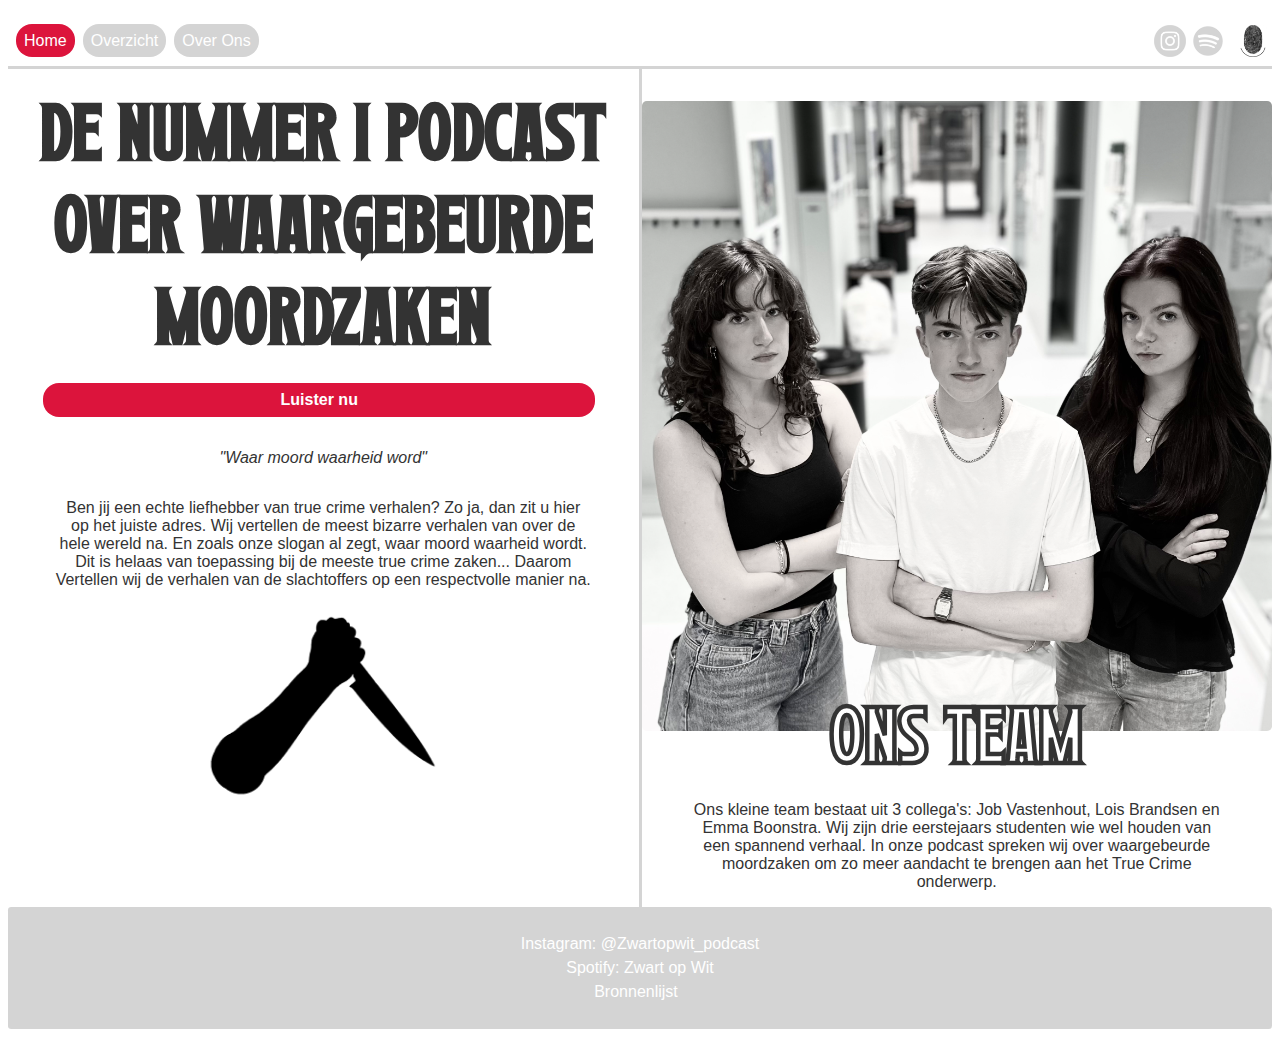
<file: index.html>
<!DOCTYPE html>
<html lang="nl">

<head>
    <meta charset="UTF-8">
    <title>Zwart op Wit</title>
    <link rel="stylesheet" href="styles.css">
</head>

<body class="home">

    <header>
        <nav>
            <ul>
                <li><a href="index.html" class="active">Home</a></li>
                <li><a href="overzicht.html">Overzicht</a></li>
                <li><a href="overons.html">Over Ons</a></li>
            </ul>

            <div>
                <img src="images/instagramlogogrijs.png" alt="Instagram">
                <img src="images/spotifylogogrijs.png" alt="Spotify">
                <img src="images/logozwartopwit.png" alt="Logo">
            </div>

        </nav>
    </header>

    <main>

        <section>
            <h1>de nummer i podcast over waargebeurde moordzaken</h1>
            <a href="overzicht.html">Luister nu</a>
            <div>
                <p>"Waar moord waarheid word"</p>
            </div>
            <p>
                Ben jij een echte liefhebber van true crime verhalen? Zo ja, dan zit u hier op het juiste adres. Wij
                vertellen de meest bizarre verhalen van over de hele wereld na. En zoals onze slogan al zegt, waar moord
                waarheid wordt. Dit is helaas van toepassing bij de meeste true crime zaken... Daarom Vertellen wij de
                verhalen van de slachtoffers op een respectvolle manier na.
            </p>
            <img src="images/handmetmes.png" alt="Hand met mes" class="icoon">
        </section>

        <section>
            <div>
                <img src="images/onsteam.jpeg" alt="Ons Team">
            </div>
            <h2>ons team</h2>
            <p>
                Ons kleine team bestaat uit 3 collega's: Job Vastenhout, Lois Brandsen en Emma Boonstra.
                Wij zijn drie eerstejaars studenten wie wel houden van een spannend verhaal. In onze podcast spreken wij
                over waargebeurde moordzaken om zo meer aandacht te brengen aan het True Crime onderwerp.
            </p>
        </section>



    </main>

    <footer>
        <ul>
            <li>Instagram: @Zwartopwit_podcast</li>
            <li>Spotify: Zwart op Wit</li>
            <li><a href="bronnen.html">Bronnenlijst</a></li>
        </ul>
    </footer>

</body>

</html>
</file>
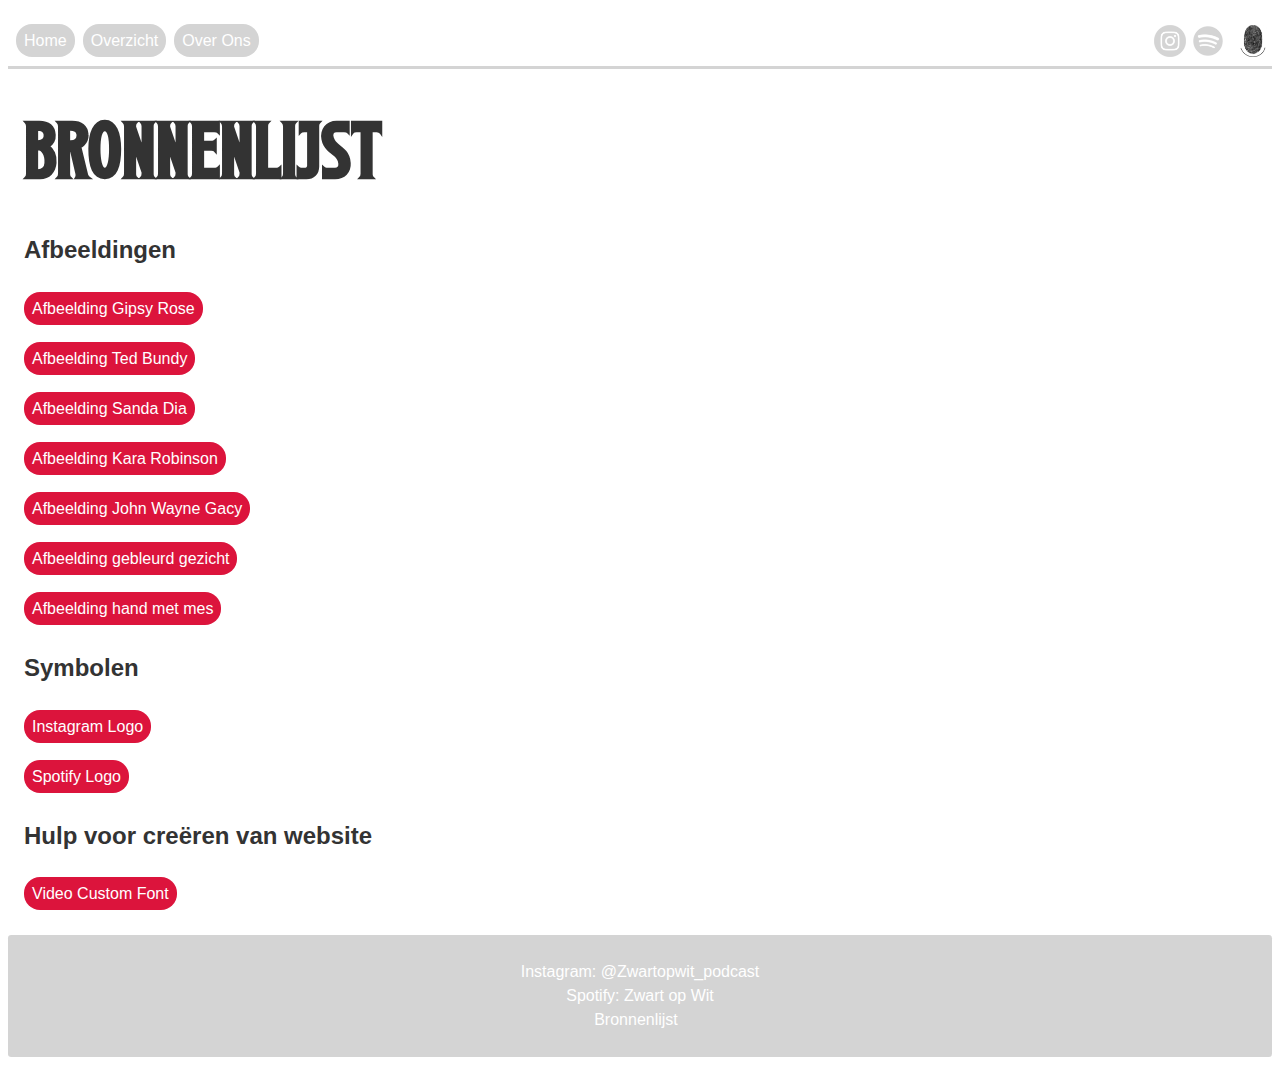
<file: bronnen.html>
<!DOCTYPE html>
<html lang="nl">

<head>
    <meta charset="UTF-8">
    <title>Bronnen</title>
    <link rel="stylesheet" href="styles.css">
</head>

<body class="bronnen">

    <header>
        <nav>
            <ul>
                <li><a href="index.html">Home</a></li>
                <li><a href="overzicht.html">Overzicht</a></li>
                <li><a href="overons.html">Over Ons</a></li>
            </ul>
          
            <div>
                <img src="images/instagramlogogrijs.png" alt="Instagram">
                <img src="images/spotifylogogrijs.png" alt="Spotify">
                <img src="images/logozwartopwit.png" alt="Logo">
            </div>
            
        </nav>
    </header>
    
    <main>
        <h1>bronnenlijst</h1>

        <h2>Afbeeldingen</h2>
        <ul>
            <li><a href="https://www.scmp.com/magazines/style/entertainment/article/3248561/how-gypsy-rose-blanchard-went-jailbird-influencer-after-her-release-prison-murdering-her-mum-she-has">Afbeelding Gipsy Rose</a></li>
            <li><a href="https://www.vanityfair.com/hollywood/2020/11/ted-bundy-dorothy-lewis-documentary">Afbeelding Ted Bundy</a></li>
            <li><a href="https://www.humo.be/nieuws/moeder-sanda-dia-vraagt-om-recuperatie-te-stoppen-sanda-is-om-het-leven-gekomen-bij-een-tragisch-ongeluk-als-gevolg-van-onbezonnen-gedrag-en-hoe-pijnlijk-om-te-horen-ook-zijn-eigen-keuzes~ba3acae0/?referrer=https://www.google.com/">Afbeelding Sanda Dia</a></li>
            <li><a href="https://people.com/crime/kara-robinson-lifetime-movie-girl-who-escaped/">Afbeelding Kara Robinson</a></li>
            <li><a href="https://www.britannica.com/biography/John-Wayne-Gacy">Afbeelding John Wayne Gacy</a></li>
            <li><a href="https://www.istockphoto.com/nl/foto/young-woman-moving-her-head-fast-black-and-white-long-exposure-surreal-portrait-gm1491212613-515611770?searchscope=image%2Cfilm">Afbeelding gebleurd gezicht</a></li>
            <li><a href="https://stock.adobe.com/search?k=knife+hand&asset_id=36394492">Afbeelding hand met mes</a></li>
        </ul>
        <h2>Symbolen</h2>
        <ul>
            <li><a href="https://nl.wikipedia.org/wiki/Bestand:Instagram_icon.png#/media/Bestand:CIS-A2K_Instagram_Icon_(Black).svg">Instagram Logo</a></li>
            <li><a href="https://newsroom.spotify.com/media-kit/logo-and-brand-assets/">Spotify Logo</a></li>
        </ul>
        <h2>Hulp voor creëren van website</h2>
        <ul>
            <li><a href="https://www.youtube.com/watch?v=g15mF_XAOB8">Video Custom Font</a></li>
        </ul>
    </main>

    <footer>
        <ul>
            <li>Instagram: @Zwartopwit_podcast</li>
            <li>Spotify: Zwart op Wit</li>
            <li><a href="bronnen.html">Bronnenlijst</a></li>
        </ul>
    </footer>
</body>
</html>
</file>
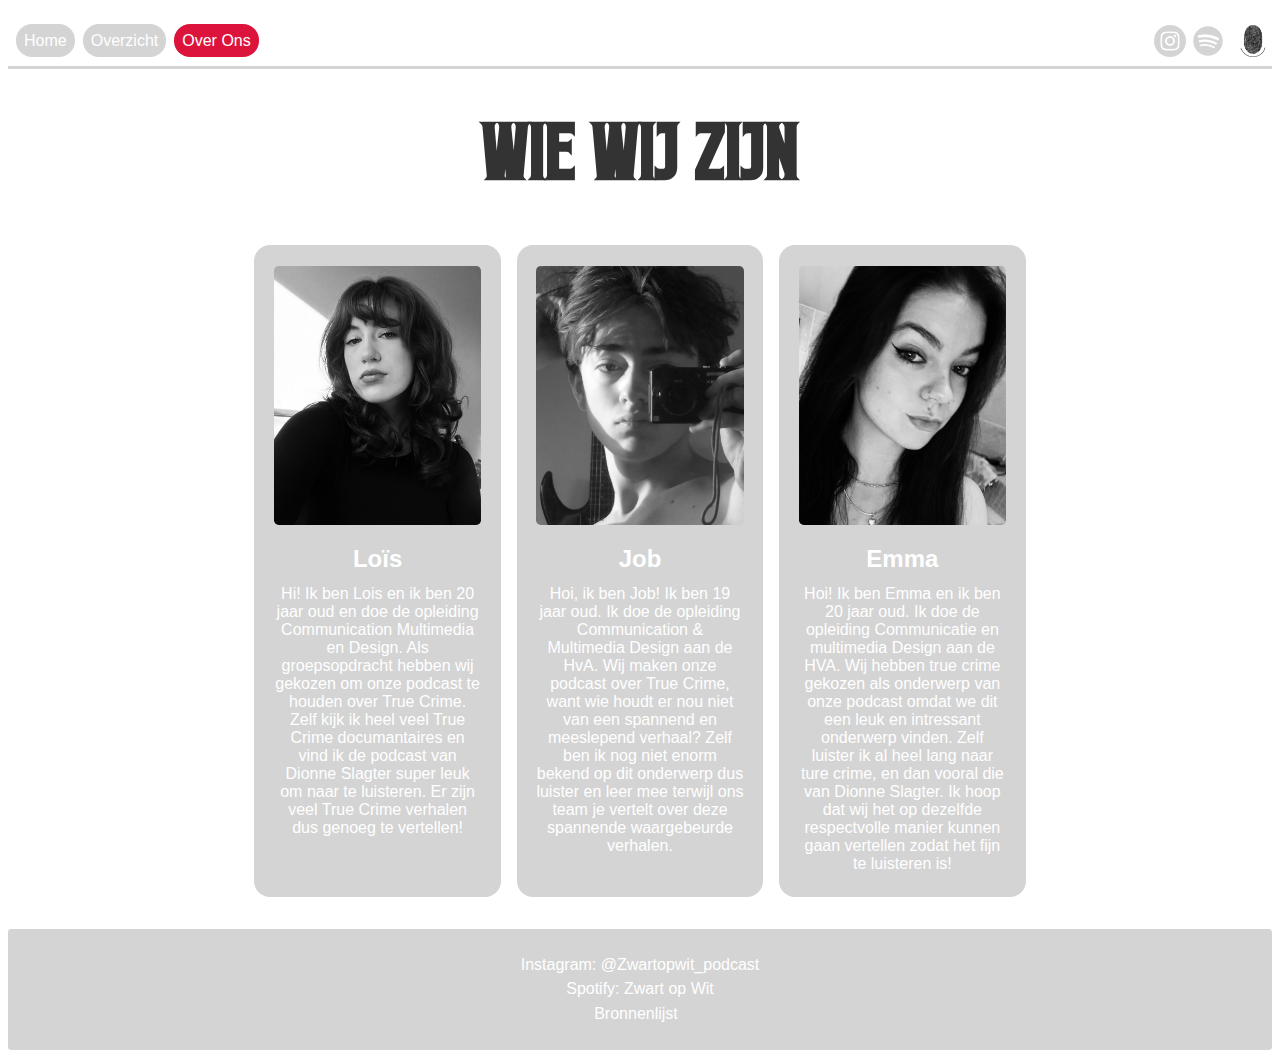
<file: overons.html>
<!DOCTYPE html>
<html lang="nl">

<head>
    <meta charset="UTF-8">
    <title>Over Ons</title>
    <link rel="stylesheet" href="styles.css">
</head>

<body class="overons">

    <header>
        <nav>
            <ul>
                <li><a href="index.html">Home</a></li>
                <li><a href="overzicht.html">Overzicht</a></li>
                <li><a href="overons.html" class="active">Over Ons</a></li>
            </ul>
           
            <div>
                <img src="images/instagramlogogrijs.png" alt="Instagram">
                <img src="images/spotifylogogrijs.png" alt="Spotify">
                <img src="images/logozwartopwit.png" alt="Logo">
            </div>
            
        </nav>
    </header>

    <main>
        <h1>wie wij zijn</h1>
        <div>
            <section>
                <img src="images/lois.png" alt="Loïs">
                <h2>Loïs</h2>
                <p>
                    Hi! Ik ben Lois en ik ben 20 jaar oud en doe de opleiding Communication Multimedia en Design. Als
                    groepsopdracht hebben wij gekozen om onze podcast te houden over True Crime. Zelf kijk ik heel veel
                    True Crime documantaires en vind ik de podcast van Dionne Slagter super leuk om naar te luisteren.
                    Er zijn veel True Crime verhalen dus genoeg te vertellen!
                </p>
            </section>
            <section>
                <img src="images/job.png" alt="Job">
                <h2>Job</h2>
                <p>
                    Hoi, ik ben Job! Ik ben 19 jaar oud. Ik doe de opleiding Communication & Multimedia Design aan de
                    HvA. Wij maken onze podcast over True Crime, want wie houdt er nou niet van een spannend en
                    meeslepend verhaal? Zelf ben ik nog niet enorm bekend op dit onderwerp dus luister en leer mee
                    terwijl ons team je vertelt over deze spannende waargebeurde verhalen.
                </p>
            </section>
            <section>
                <img src="images/emma.png" alt="Emma">
                <h2>Emma</h2>
                <p>
                    Hoi! Ik ben Emma en ik ben 20 jaar oud. Ik doe de opleiding Communicatie en multimedia Design aan de
                    HVA. Wij hebben true crime gekozen als onderwerp van onze podcast omdat we dit een leuk en
                    intressant onderwerp vinden. Zelf luister ik al heel lang naar ture crime, en dan vooral die van
                    Dionne Slagter. Ik hoop dat wij het op dezelfde respectvolle manier kunnen gaan vertellen zodat het
                    fijn te luisteren is!
                </p>
            </section>
        </div>


    </main>

    <footer>
        <ul>
            <li>Instagram: @Zwartopwit_podcast</li>
            <li>Spotify: Zwart op Wit</li>
            <li><a href="bronnen.html">Bronnenlijst</a></li>
        </ul>
    </footer>

</body>

</html>
</file>
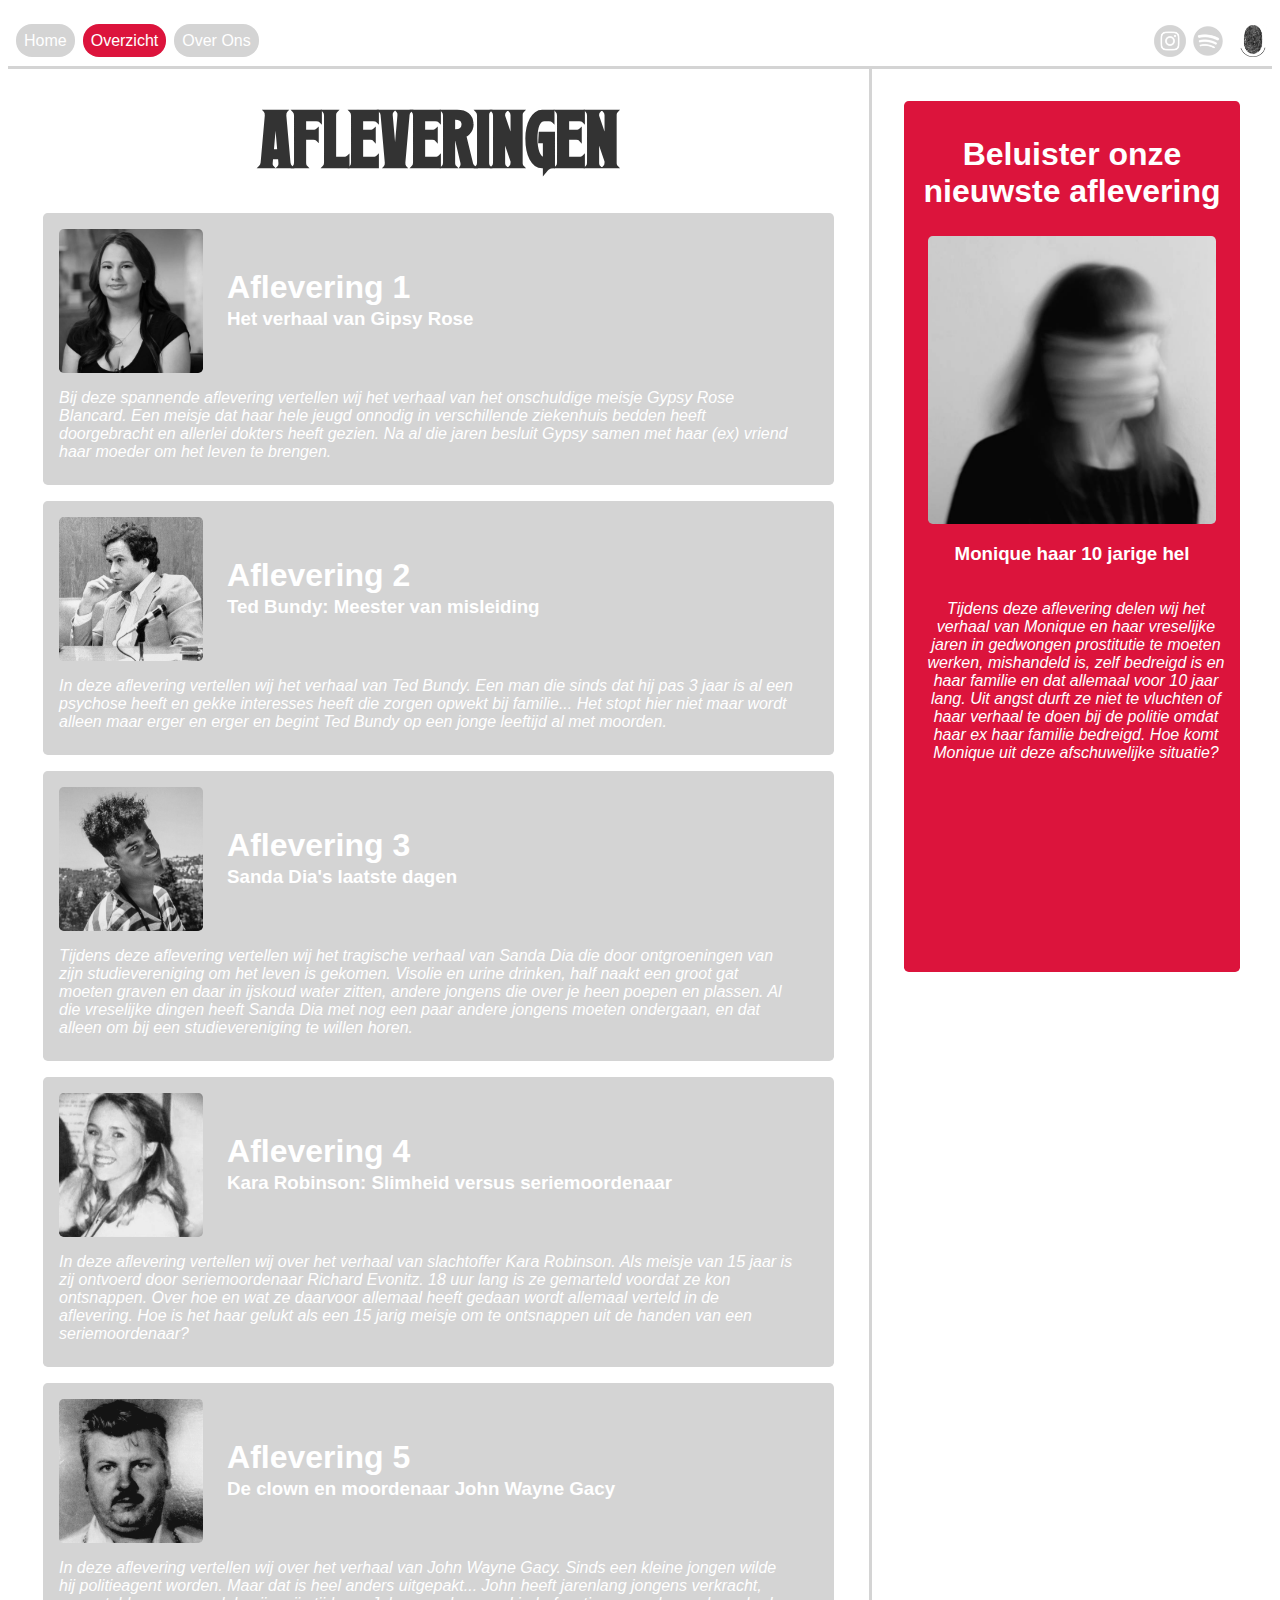
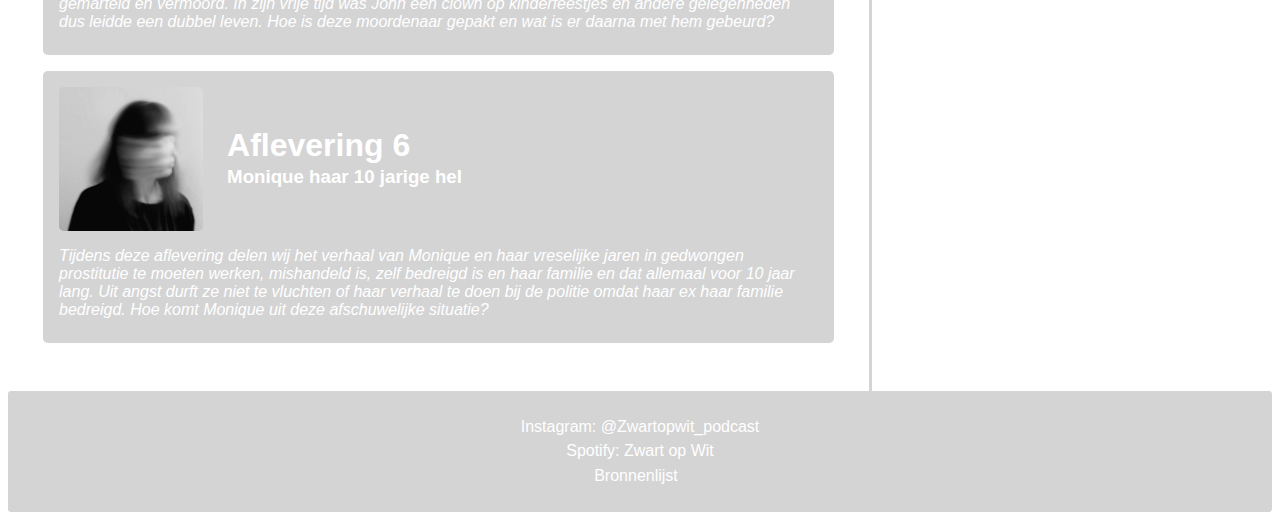
<file: overzicht.html>
<!DOCTYPE html>
<html lang="nl">

<head>
    <meta charset="UTF-8">
    <title>Overzicht</title>
    <link rel="stylesheet" href="styles.css">
</head>

<body class="overzicht">

    <header>
        <nav>
            <ul>
                <li><a href="index.html">Home</a></li>
                <li><a href="overzicht.html" class="active">Overzicht</a></li>
                <li><a href="overons.html">Over Ons</a></li>
            </ul>

            <div>
                <img src="images/instagramlogogrijs.png" alt="Instagram">
                <img src="images/spotifylogogrijs.png" alt="Spotify">
                <img src="images/logozwartopwit.png" alt="Logo">
            </div>
        </nav>
    </header>

    <main>

        <section>

            <h1>AFLEVERINGEN</h1>

            <section class="aflevering">
                <div>
                    <img src="images/bw1.png" alt="Gispy Rose">
                    <div>
                        <h2>Aflevering 1</h2>
                        <h3>Het verhaal van Gipsy Rose</h3>
                    </div>
                </div>
                <p>
                    Bij deze spannende aflevering vertellen wij het verhaal van het onschuldige meisje Gypsy Rose
                    Blancard. Een meisje dat haar hele jeugd onnodig in verschillende ziekenhuis bedden heeft
                    doorgebracht en allerlei dokters heeft gezien. Na al die jaren besluit Gypsy samen met haar (ex)
                    vriend haar moeder om het leven te brengen.
                </p>
            </section>

            <section class="aflevering">
                <div>
                    <img src="images/bw2.png" alt="Ted Bundy">
                    <div>
                        <h2>Aflevering 2</h2>
                        <h3>Ted Bundy: Meester van misleiding</h3>
                    </div>
                </div>
                <p>
                    In deze aflevering vertellen wij het verhaal van Ted Bundy. Een man die sinds dat hij pas 3 jaar
                    is al een psychose heeft en gekke interesses heeft die zorgen opwekt bij familie... Het stopt
                    hier niet maar wordt alleen maar erger en erger en begint Ted Bundy op een jonge leeftijd al met
                    moorden.
                </p>
            </section>

            <section class="aflevering">
                <div>
                    <img src="images/bw3.png" alt="Sanda Dia">
                    <div>
                        <h2>Aflevering 3</h2>
                        <h3>Sanda Dia's laatste dagen</h3>
                    </div>
                </div>
                <p>
                    Tijdens deze aflevering vertellen wij het tragische verhaal van Sanda Dia die door ontgroeningen
                    van zijn studievereniging om het leven is gekomen. Visolie en urine drinken, half naakt een
                    groot gat moeten graven en daar in ijskoud water zitten, andere jongens die over je heen poepen
                    en plassen. Al die vreselijke dingen heeft Sanda Dia met nog een paar andere jongens moeten
                    ondergaan, en dat alleen om bij een studievereniging te willen horen.
                </p>
            </section>

            <section class="aflevering">
                <div>
                    <img src="images/bw4.png" alt="Kara Robinson">
                    <div>
                        <h2>Aflevering 4</h2>
                        <h3>Kara Robinson: Slimheid versus seriemoordenaar</h3>
                    </div>
                </div>
                <p>
                    In deze aflevering vertellen wij over het verhaal van slachtoffer Kara Robinson. Als meisje van
                    15 jaar is zij ontvoerd door seriemoordenaar Richard Evonitz. 18 uur lang is ze gemarteld
                    voordat ze kon ontsnappen. Over hoe en wat ze daarvoor allemaal heeft gedaan wordt allemaal
                    verteld in de aflevering. Hoe is het haar gelukt als een 15 jarig meisje om te ontsnappen uit de
                    handen van een seriemoordenaar?
                </p>
            </section>

            <section class="aflevering">
                <div>
                    <img src="images/bw5.png" alt="John Wayne Gacy">
                    <div>
                        <h2>Aflevering 5</h2>
                        <h3>De clown en moordenaar John Wayne Gacy</h3>
                    </div>
                </div>
                <p>
                    In deze aflevering vertellen wij over het verhaal van John Wayne Gacy. Sinds een kleine jongen
                    wilde hij politieagent worden. Maar dat is heel anders uitgepakt... John heeft jarenlang jongens
                    verkracht, gemarteld en vermoord. In zijn vrije tijd was John een clown op kinderfeestjes en
                    andere gelegenheden dus leidde een dubbel leven. Hoe is deze moordenaar gepakt en wat is er
                    daarna met hem gebeurd?
                </p>

            </section>

            <section class="aflevering">
                <div>
                    <img src="images/bw6.jpeg" alt="Anoniem">
                    <div>
                        <h2>Aflevering 6</h2>
                        <h3>Monique haar 10 jarige hel</h3>
                    </div>
                </div>
                <p>
                    Tijdens deze aflevering delen wij het verhaal van Monique en haar vreselijke jaren in gedwongen
                    prostitutie te moeten werken, mishandeld is, zelf bedreigd is en haar familie en dat allemaal
                    voor 10 jaar lang. Uit angst durft ze niet te vluchten of haar verhaal te doen bij de politie
                    omdat haar ex haar familie bedreigd. Hoe komt Monique uit deze afschuwelijke situatie?
                </p>
            </section>

        </section>


        <section class="nieuw">
            <h2>Beluister onze nieuwste aflevering</h2>
            <img src="images/bw6.jpeg" alt="Anoniem">
            <h3>Monique haar 10 jarige hel</h3>
            <p>
                Tijdens deze aflevering delen wij het verhaal van Monique en haar vreselijke jaren in gedwongen
                prostitutie te moeten werken, mishandeld is, zelf bedreigd is en haar familie en dat allemaal voor 10
                jaar lang. Uit angst durft ze niet te vluchten of haar verhaal te doen bij de politie omdat haar ex haar
                familie bedreigd. Hoe komt Monique uit deze afschuwelijke situatie?
            </p>
        </section>

    </main>

    <footer>
        <ul>
            <li>Instagram: @Zwartopwit_podcast</li>
            <li>Spotify: Zwart op Wit</li>
            <li><a href="bronnen.html">Bronnenlijst</a></li>
        </ul>
    </footer>


</body>

</html>
</file>
<file: styles.css>
@font-face {
    font-family: Mather;
    src: url(./fonts/MATHER\ LAORDtrial.ttf);
}

/* Algemene opmaak */

header {
    padding-top: 0.5em;
    padding-left: 0.5em;
    border-bottom: solid;
    border-color: rgb(212, 212, 212);
}

nav {
    display: flex;
    justify-content: space-between
}

nav div {
    display: flex;
    flex-direction: row;
    align-items: center;
}

nav img {
    max-width: 2em;
    margin: 0.2em;
}

nav img:last-child {
    margin-left: 0.6em;
}

nav a:hover {
    background-color: rgb(220, 190, 20);
    zoom: 1.2;
}

ul {
    list-style-type: none;
    display: flex;
    justify-content: flex-start;
    text-decoration: none;
    margin-left: -2.5em;
}

img {
    border-radius: 0.3em;
}

h1 {
    color: rgb(51, 51, 51);
    text-transform: uppercase;
    font-family: Mather;
    font-size: 5em;
    max-width: 10em;
    text-align: center;
    margin-top: 3%;
    margin-bottom: 3%;
}

p {
    font-family: Arial, Helvetica, sans-serif;
    color: rgb(51, 51, 51);
}

a {
    padding: 0.5em;
    background-color: rgb(212, 212, 212);
    color: white;
    font-family: Arial, Helvetica, sans-serif;
    margin-right: 0.5em;
    border-radius: 1em;
    text-decoration: none;
    transition: all 250ms ease
}

a.active {
    background-color: crimson;
}

footer {
    display: flex;
    flex-direction: column;
    align-items: center;
    background-color: rgb(212, 212, 212);
    padding-top: 0.5em;
    border-radius: 0.2em;
    padding-bottom: 0.5em;
}

footer ul {
    display: flex;
    flex-flow: column;
}

footer li {
    color: white;
    font-family: Arial, Helvetica, sans-serif;
    margin: 0.2em;
    background-color: rgb(212, 212, 212);
    text-align: center;
}

footer a {
    padding: 0px;
}


/* Home opmaak */

.home main {
    display: flex;
    justify-content: space-evenly;
}

.home section {
    width: 50%;
    display: flex;
    flex-direction: column;
    align-items: center;
    border-right: solid;
    border-color: rgb(212, 212, 212);
}

.home section:last-child {
    display: flex;
    margin-top: 2em;
    border: none;
}

.home section:last-child p {
    display: flex;
    margin-top: -3em;
}

.home main div {
    display: flex;
    flex-direction: column;
    align-items: center;
}

.home main div img {
    max-width: 70vw;
    max-height: 70vh;
}

.icoon {
    max-width: 15em;
    margin-top: -1em;
    animation-name: draai;
    animation-timing-function: ease;
    animation-duration: 4s;
    animation-iteration-count: infinite;
}

@keyframes draai {
    
    50% {transform: rotate(10deg)}

    100% {transform: rotate(0deg)}

}

.home h2 {
    color: white;
    text-transform: uppercase;
    font-family: Mather;
    font-size: 5em;
    max-width: 10em;
    text-align: center;
    margin-top: -0.5em;
    -webkit-text-stroke: 2px rgb(51, 51, 51);
}

.home main a:hover {
    background-color: rgb(220, 190, 20);
    zoom: 1.2;
}


.home main p {
    color: rgb(51, 51, 51);
    width: 85%;
    text-align: center;
}

.home div p {
    margin-top: 2em;
}

.home main a {
    display: flex;
    justify-content: center;
    align-items: center;
    background-color: crimson;
    font-weight: bold;
    width: 85%;
}

.home div p {
    font-style: italic;
    width: 100%;
}


/* Overzicht opmaak */

.overzicht main {
 display: flex;
}

.overzicht h1 {
    text-align: center;
}

.overzicht section:first-child {
    display: flex;
    flex-direction: column;
    align-items: center;
    border-right: solid;
    border-color: rgb(212, 212, 212);
}


.overzicht section.aflevering {
    display: flex;
    flex-direction: column;
    padding: 0.5em;
    background-color: rgb(212, 212, 212);
    border-radius: 0.3em;
    max-width: 90%;
    margin-bottom: 1em;
    transition: all 250ms ease;
}

.aflevering div {
    display: flex;
    flex-direction: row;
}

.aflevering div:nth-child(2) {
    display: flex;
    flex-direction: column;
    margin-left: 1em;
}

.overzicht section.aflevering:hover {
    background-color: rgb(51, 51, 51);
}

section.nieuw {
    width: 25vw;
    max-height: 95vh;
    display: flex;
    flex-direction: column;
    align-items: center;
    margin: 2em;
    padding: 0.5em;
    border-radius: 0.3em;
    background-color: crimson;
}

.nieuw h2 {
    width: 10em;
    font-family: Mather;
    align-self: center;
}

.nieuw h3 {
    text-align: center;
}

.overzicht h2 {
    font-weight: bold;
    font-family: Arial, Helvetica, sans-serif;
    color: white;
    font-size: 2em;
}

.aflevering h2 {
    margin-top: 3rem;
    margin-bottom: -1rem;
}

.aflevering img {
    margin-left: 0.5em;
    max-width: 9em;
    max-height: 9em;
    margin-top: 0.5em;
    margin-right: 0.5em;
}

.overzicht section section:last-child {
    margin-bottom: 3em;
}

.overzicht h3 {
    color: white;
    font-family: Arial, Helvetica, sans-serif;
}

.overzicht p {
    color: white;
    font-style: italic; 
    max-width: 95%;
    margin-left: 0.5em;
}

.nieuw h2 {
    text-align: center;
}

.nieuw img {
    max-width: 90%;
} 

.nieuw p {
    text-align: center;
}

/* Over Ons opmaak */

.overons section {
    padding: 0.5em;
    background-color: rgb(212, 212, 212);
    border-radius: 1em;
    max-width: 18vw;
    margin: 0.5em;
    margin-bottom: 2em;
    display: flex;
    flex-direction: column;
    align-items: center;
    transition: all 250ms ease;
}

.overons section:hover {
    background-color: rgb(51, 51, 51);
}

.overons h1 {
    text-align: center;
    max-width: 100%;
}

.overons h2 {
    font-family: Arial, Helvetica, sans-serif;
    color: white;
    text-align: center;
}

.overons div {
    display: flex;
    justify-content: center;
}

.overons main img {
    max-width: 90%;
    margin-top: 0.8em;
}

.overons main p {
    color: white;
    max-width: 90%;
    text-align: center;
    margin-top: -0.5em;
}

/* Bronnenlijst opmaak */

.bronnen main {
    margin-left: 1em;
}

.bronnen main ul {
display: flex;
flex-direction: column;
}

.bronnen main li {
    margin-top: 1em;
    margin-bottom: 1em;
}

.bronnen main a {
    background-color: crimson;
}

.bronnen h1 {
    text-align: start;
}

.bronnen h2 {
    font-family: Arial, Helvetica, sans-serif;
    color: rgb(51, 51, 51);
}

.bronnen main a:hover {
    background-color: rgb(220, 190, 20);
    zoom: 1.2;
}

.bronnen nav a {
    background-color: rgb(212, 212, 212);
}

.bronnen nav a:hover {
    background-color: rgb(220, 190, 20);
    zoom: 1.2;
}
</file>
